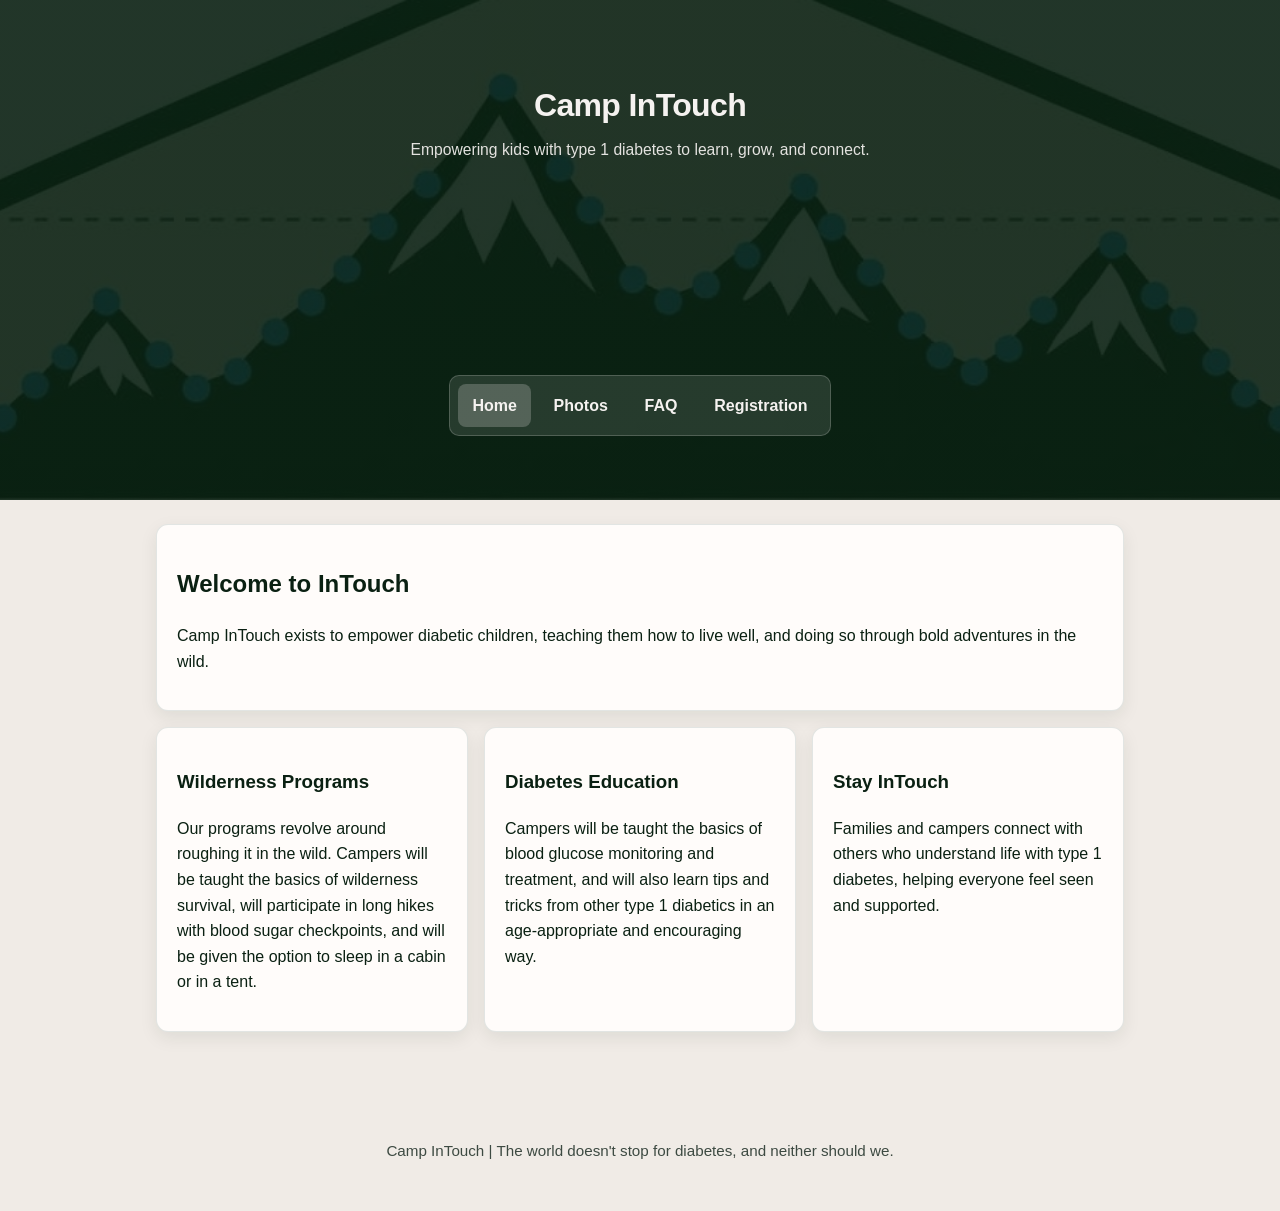
<file: index.html>
<!DOCTYPE html>
<html lang="en">
  <head>
    <meta charset="UTF-8" />
    <meta name="viewport" content="width=device-width, initial-scale=1.0" />
    <title>Camp InTouch | Home</title>
    <link rel="stylesheet" href="styles.css" />
  </head>
  <body>
    <header>
      <div class="site-title">
        <a class="site-brand" href="index.html">
          <div class="site-brand-copy">
            <h1>Camp InTouch</h1>
            <p>
              Empowering kids with type 1 diabetes to learn, grow, and connect.
            </p>
          </div>
        </a>
      </div>
      <nav aria-label="Main navigation">
        <ul>
          <li><a class="active" href="index.html">Home</a></li>
          <li><a href="photos.html">Photos</a></li>
          <li><a href="faq.html">FAQ</a></li>
          <li><a href="registration.html">Registration</a></li>
        </ul>
      </nav>
    </header>

    <main>
      <section class="card">
        <h2>Welcome to InTouch</h2>
        <p>
          Camp InTouch exists to empower diabetic children, teaching them how to live well, and doing so through bold adventures in the wild.
        </p>
      </section>

      <section class="grid">
        <article class="card">
          <h3>Wilderness Programs</h3>
          <p>
            Our programs revolve around roughing it in the wild. Campers will be taught the basics of wilderness survival, will participate in long hikes with blood sugar checkpoints, and will be given the option to sleep in a cabin or in a tent.
          </p>
        </article>
        <article class="card">
          <h3>Diabetes Education</h3>
          <p>
            Campers will be taught the basics of blood glucose monitoring and treatment, and will also learn tips and tricks from other type 1 diabetics in an age-appropriate and encouraging way.
          </p>
        </article>
        <article class="card">
          <h3>Stay InTouch</h3>
          <p>
            Families and campers connect with others who understand life with
            type 1 diabetes, helping everyone feel seen and supported.
          </p>
        </article>
      </section>
    </main>

    <footer>
      <p>Camp InTouch | The world doesn't stop for diabetes, and neither should we.</p>
    </footer>
  </body>
</html>
</file>
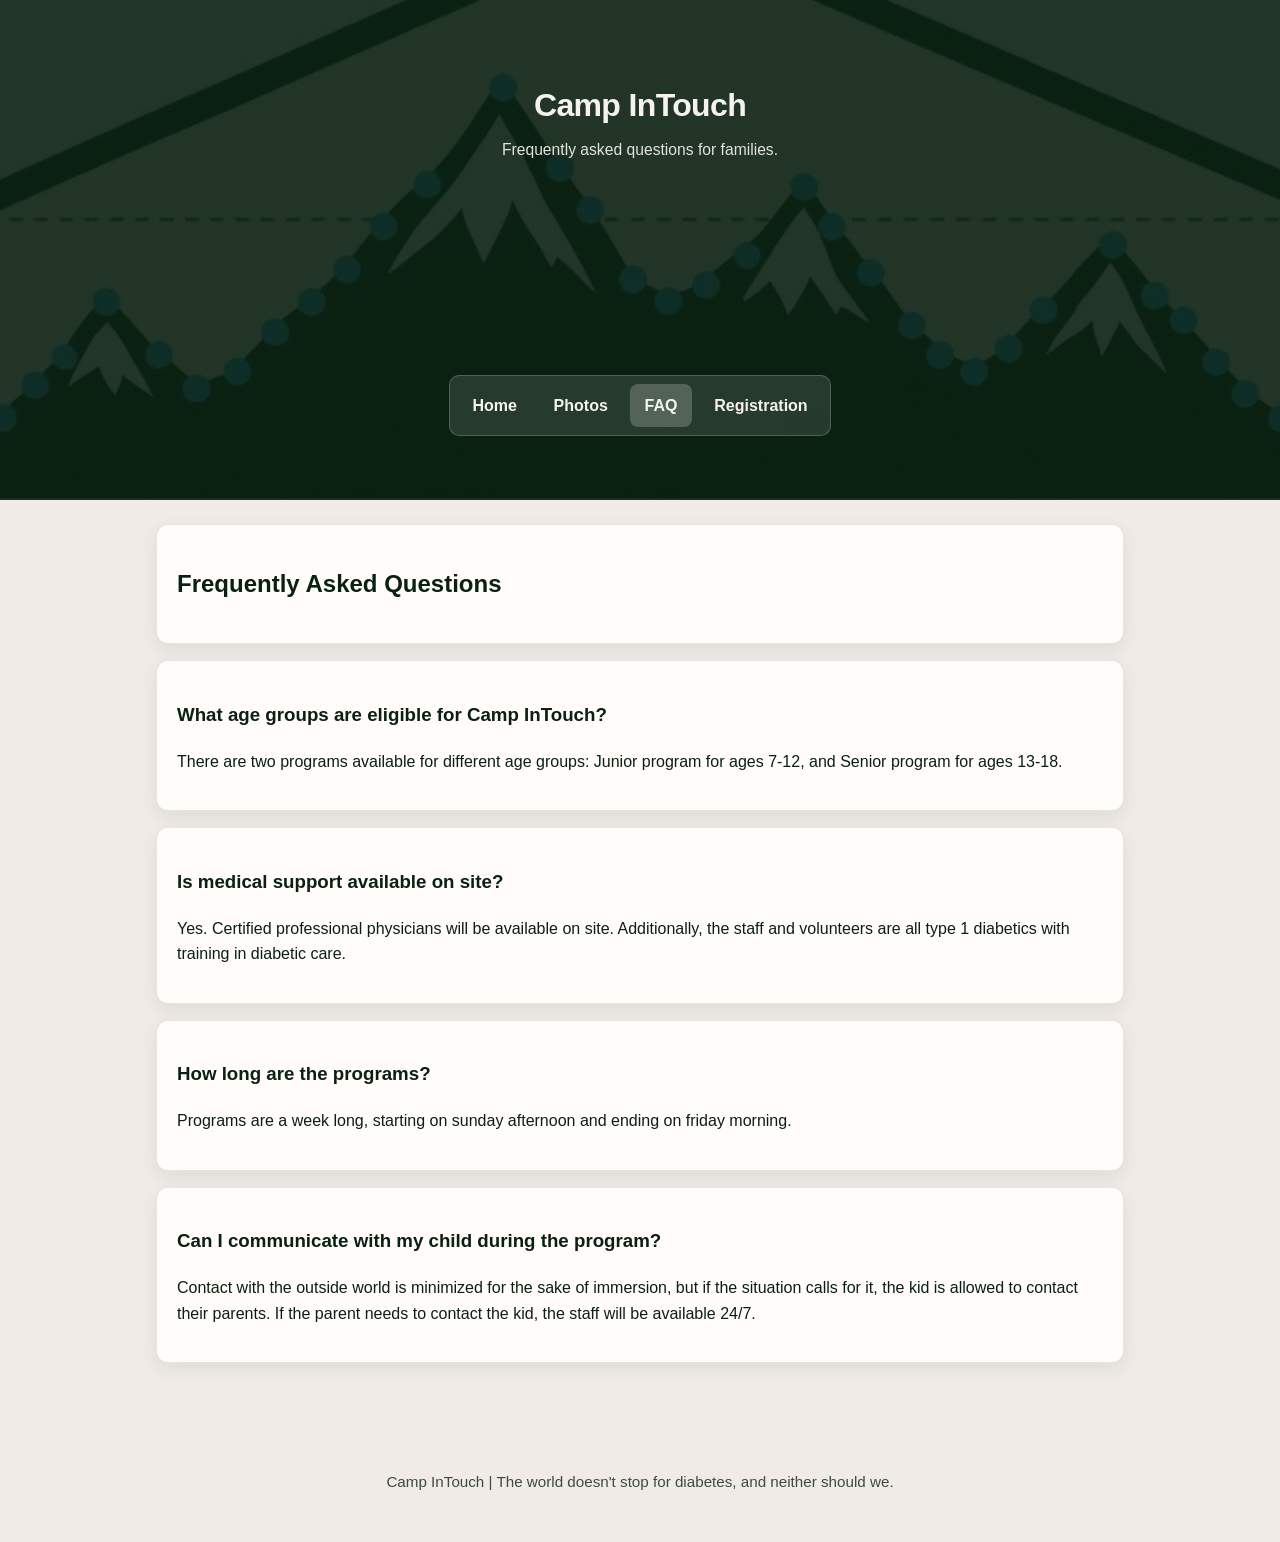
<file: faq.html>
<!DOCTYPE html>
<html lang="en">
  <head>
    <meta charset="UTF-8" />
    <meta name="viewport" content="width=device-width, initial-scale=1.0" />
    <title> Camp InTouch| FAQ</title>
    <link rel="stylesheet" href="styles.css" />
  </head>
  <body>
    <header>
      <div class="site-title">
        <a class="site-brand" href="index.html">
          <div class="site-brand-copy">
            <h1>Camp InTouch</h1>
            <p>Frequently asked questions for families.</p>
          </div>
        </a>
      </div>
      <nav aria-label="Main navigation">
        <ul>
          <li><a href="index.html">Home</a></li>
          <li><a href="photos.html">Photos</a></li>
          <li><a class="active" href="faq.html">FAQ</a></li>
          <li><a href="registration.html">Registration</a></li>
        </ul>
      </nav>
    </header>

    <main>
      <section class="card">
        <h2>Frequently Asked Questions</h2>
      </section>

      <section class="card">
        <h3>What age groups are eligible for Camp InTouch?</h3>
        <p>
          There are two programs available for different age groups: Junior program for ages 7-12, and Senior program for ages 13-18.
        </p>
      </section>

      <section class="card">
        <h3>Is medical support available on site?</h3>
        <p>
          Yes. Certified professional physicians will be available on site. Additionally, the staff and volunteers are all type 1 diabetics with training in diabetic care.
        </p>
      </section>

      <section class="card">
        <h3>How long are the programs?</h3>
        <p>
          Programs are a week long, starting on sunday afternoon and ending on friday morning.
        </p>
      </section>

      <section class="card">
        <h3>Can I communicate with my child during the program?</h3>
        <p>
          Contact with the outside world is minimized for the sake of immersion, but if the situation calls for it, the kid is allowed to contact their parents. If the parent needs to contact the kid, the staff will be available 24/7.
        </p>
      </section>
    </main>

    <footer>
      <p>Camp InTouch | The world doesn't stop for diabetes, and neither should we.</p>
    </footer>
  </body>
</html>
</file>
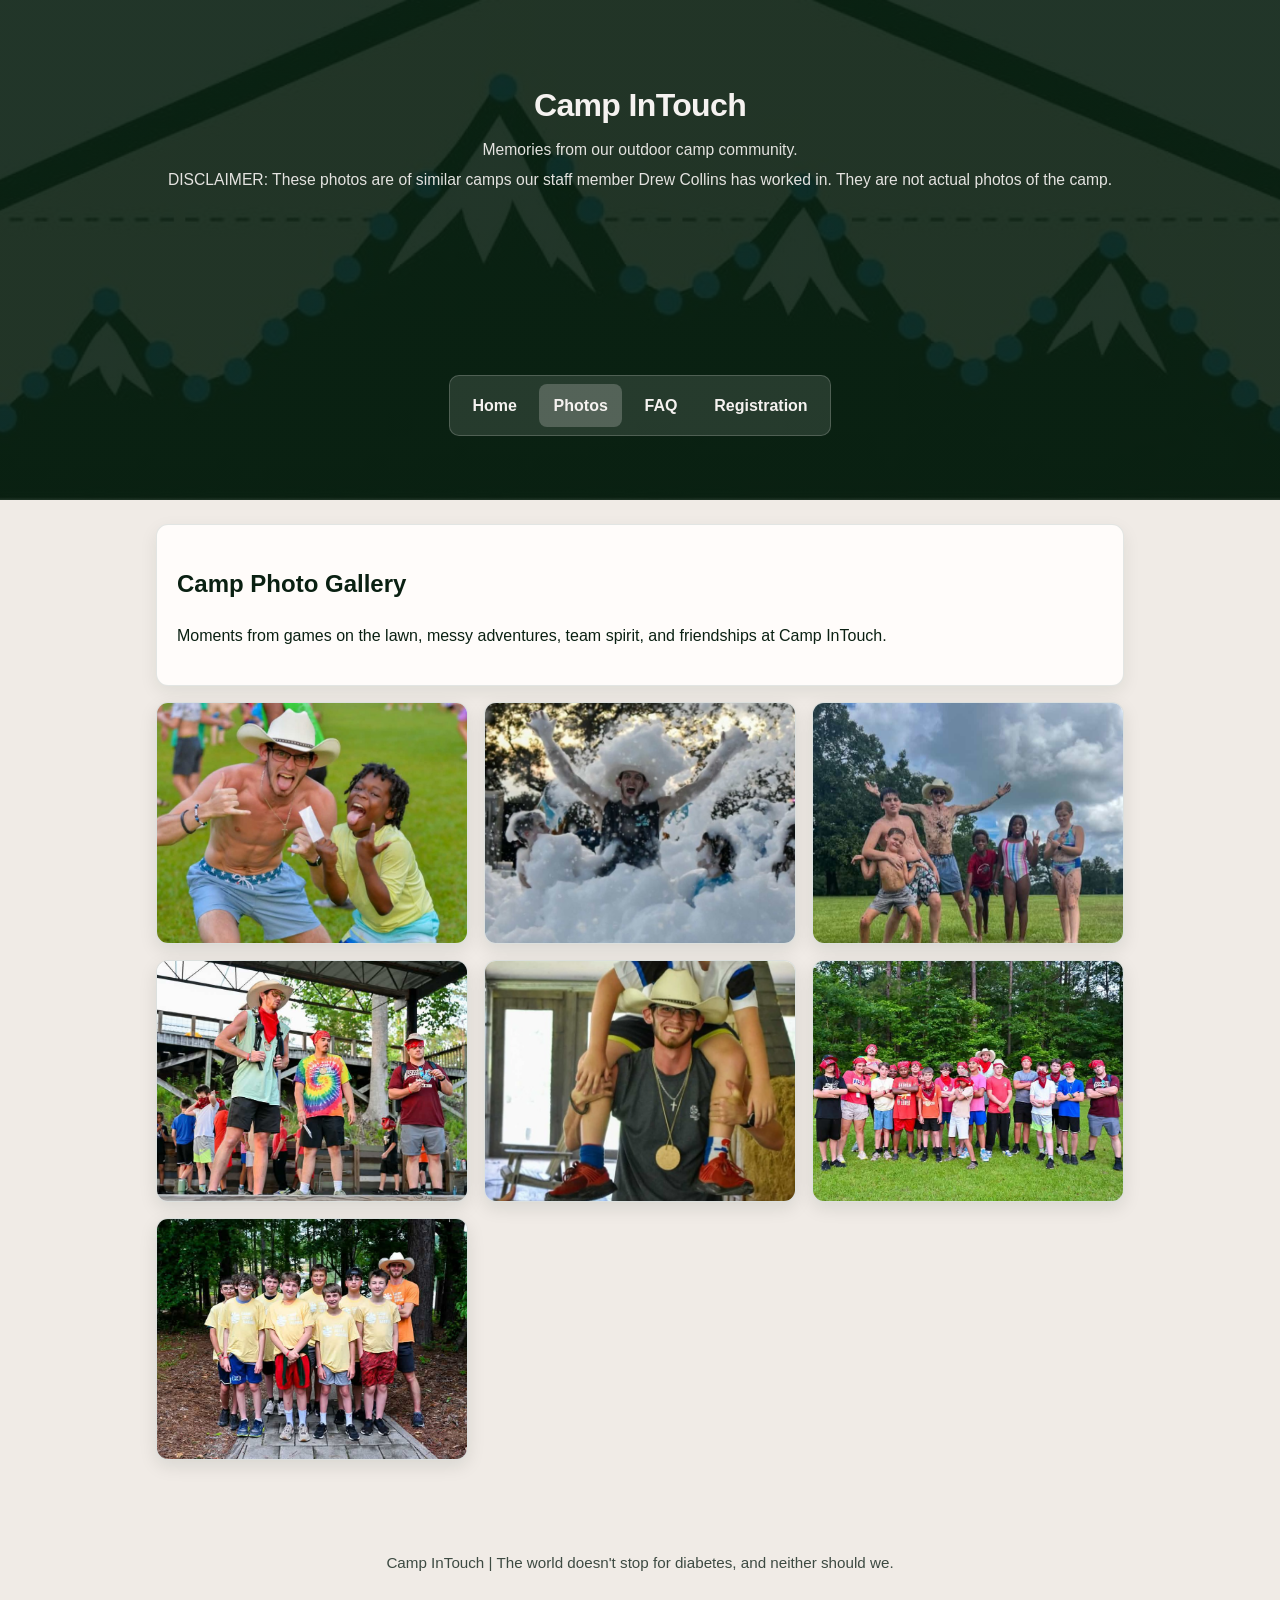
<file: photos.html>
<!DOCTYPE html>
<html lang="en">
  <head>
    <meta charset="UTF-8" />
    <meta name="viewport" content="width=device-width, initial-scale=1.0" />
    <title>Camp InTouch | Photos</title>
    <link rel="stylesheet" href="styles.css" />
  </head>
  <body>
    <header>
      <div class="site-title">
        <a class="site-brand" href="index.html">
          <div class="site-brand-copy">
              <h1>Camp InTouch</h1>
            <p>Memories from our outdoor camp community.</p>
            <p>DISCLAIMER: These photos are of similar camps our staff member Drew Collins has worked in. They are not actual photos of the camp.</p>
          </div>
        </a>
      </div>
      <nav aria-label="Main navigation">
        <ul>
          <li><a href="index.html">Home</a></li>
          <li><a class="active" href="photos.html">Photos</a></li>
          <li><a href="faq.html">FAQ</a></li>
          <li><a href="registration.html">Registration</a></li>
        </ul>
      </nav>
    </header>

    <main>
      <section class="card">
        <h2>Camp Photo Gallery</h2>
        <p>
          Moments from games on the lawn, messy adventures, team spirit, and
          friendships at Camp InTouch.
        </p>
      </section>

      <section
        class="grid photo-gallery"
        aria-label="Camp InTouch photo gallery"
      >
        <figure class="photo-card">
          <img
            src="images/photo-field-fun.png"
            alt="Counselor and camper laughing together on a bright green field"
            width="900"
            height="1200"
            loading="lazy"
          />
        </figure>
        <figure class="photo-card">
          <img
            src="images/photo-foam-party.png"
            alt="Camper cheering with arms raised in a foam party"
            width="900"
            height="1200"
            loading="lazy"
          />
        </figure>
        <figure class="photo-card">
          <img
            src="images/photo-muddy-adventure.png"
            alt="Group of campers and a counselor covered in mud, smiling in a grassy field"
            width="1200"
            height="900"
            loading="lazy"
          />
        </figure>
        <figure class="photo-card">
          <img
            src="images/photo-stage-spirit.png"
            alt="Counselors on an outdoor stage with campers in the background"
            width="1200"
            height="900"
            loading="lazy"
          />
        </figure>
        <figure class="photo-card">
          <img
            src="images/photo-shoulders-smiles.png"
            alt="Camper riding on a counselor’s shoulders, both smiling"
            width="900"
            height="1200"
            loading="lazy"
          />
        </figure>
        <figure class="photo-card">
          <img
            src="images/photo-team-bandanas.png"
            alt="Large group of campers in matching red bandanas on a green field"
            width="1200"
            height="900"
            loading="lazy"
          />
        </figure>
        <figure class="photo-card">
          <img
            src="images/photo-group-trail.png"
            alt="Group of boys in camp shirts on a wooded trail with their counselor"
            width="1200"
            height="900"
            loading="lazy"
          />
        </figure>
      </section>
    </main>

    <footer>
      <p>Camp InTouch | The world doesn't stop for diabetes, and neither should we.</p>
    </footer>
  </body>
</html>
</file>
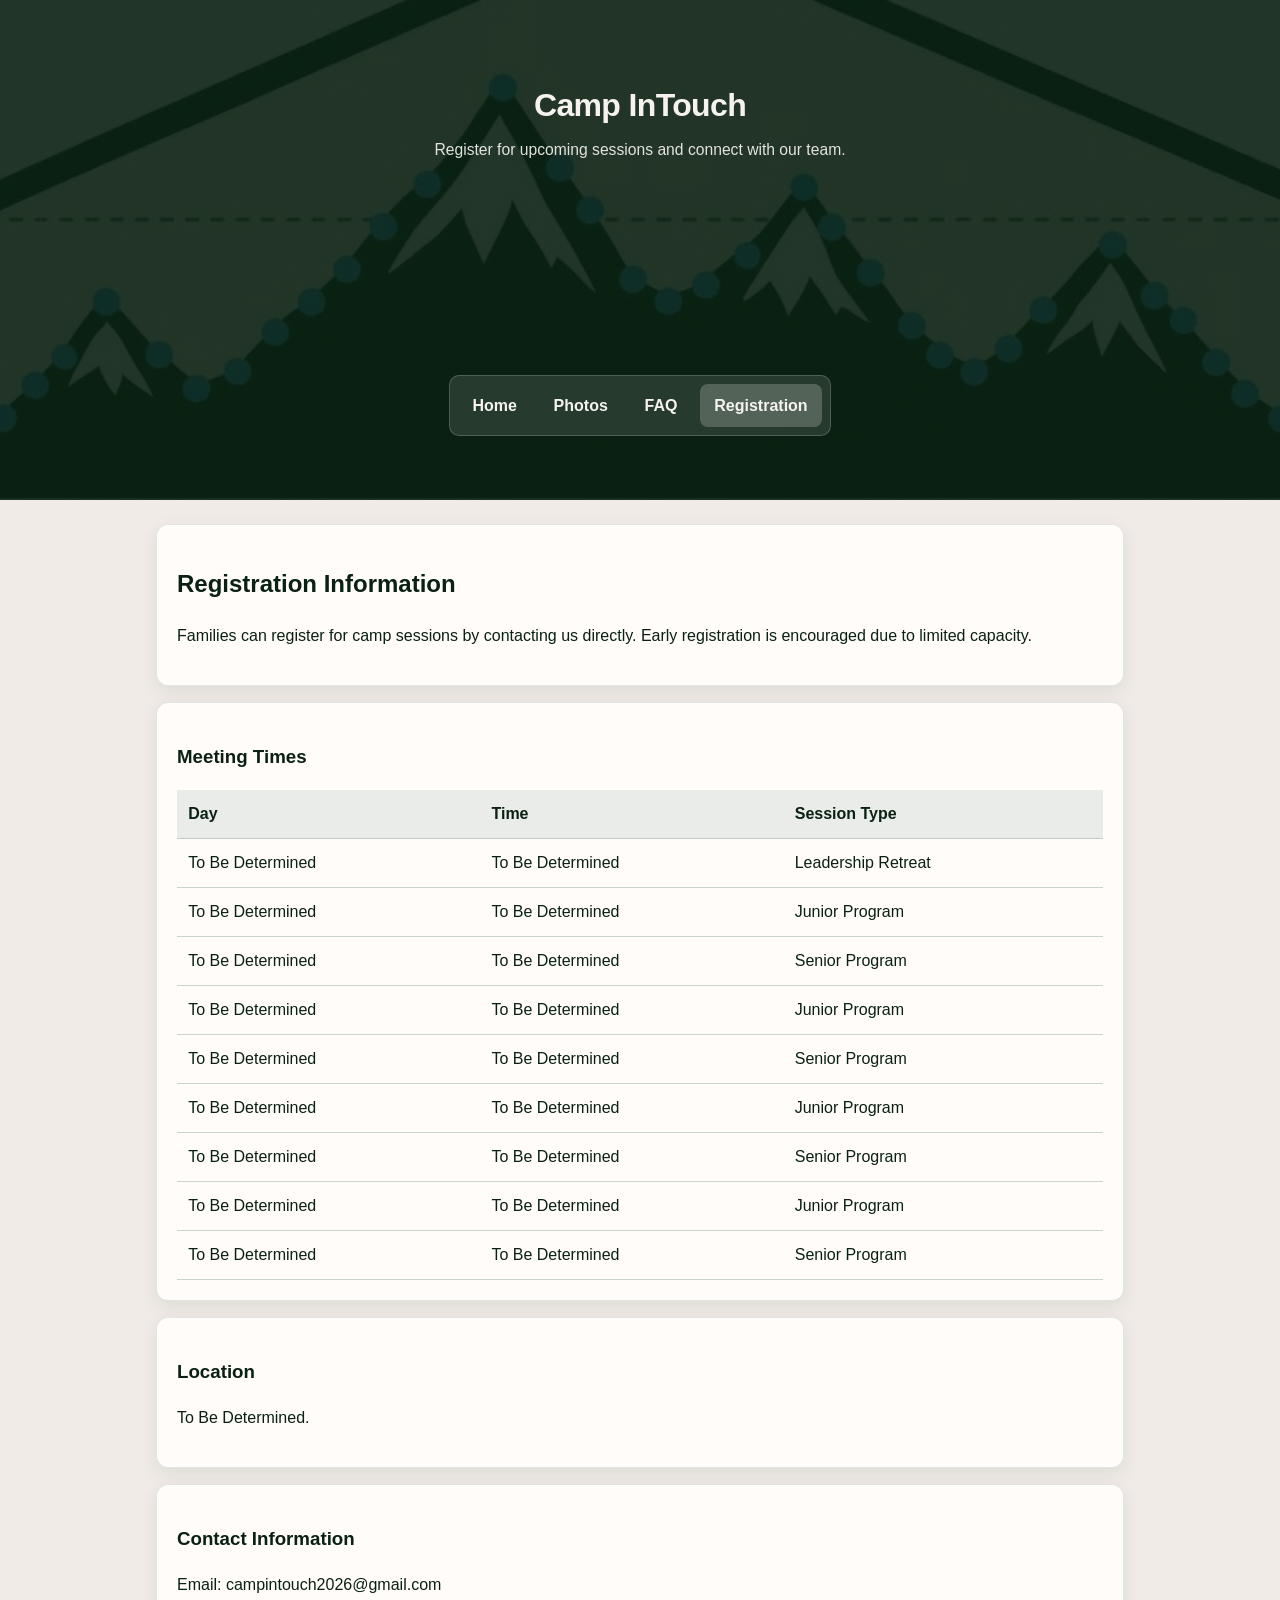
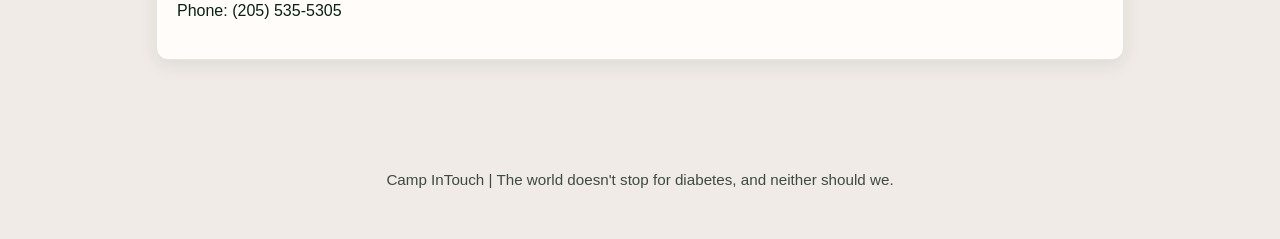
<file: registration.html>
<!DOCTYPE html>
<html lang="en">
  <head>
    <meta charset="UTF-8" />
    <meta name="viewport" content="width=device-width, initial-scale=1.0" />
    <title>Camp InTouch | Registration</title>
    <link rel="stylesheet" href="styles.css" />
  </head>
  <body>
    <header>
      <div class="site-title">
        <a class="site-brand" href="index.html">
          <div class="site-brand-copy">
            <h1>Camp InTouch</h1>
            <p>Register for upcoming sessions and connect with our team.</p>
          </div>
        </a>
      </div>
      <nav aria-label="Main navigation">
        <ul>
          <li><a href="index.html">Home</a></li>
          <li><a href="photos.html">Photos</a></li>
          <li><a href="faq.html">FAQ</a></li>
          <li><a class="active" href="registration.html">Registration</a></li>
        </ul>
      </nav>
    </header>

    <main>
      <section class="card">
        <h2>Registration Information</h2>
        <p>
          Families can register for camp sessions by contacting us directly.
          Early registration is encouraged due to limited capacity.
        </p>
      </section>

      <section class="card">
        <h3>Meeting Times</h3>
        <table>
          <thead>
            <tr>
              <th>Day</th>
              <th>Time</th>
              <th>Session Type</th>
            </tr>
          </thead>
          <tbody>
            <tr>
              <td>To Be Determined</td>
              <td>To Be Determined</td>
              <td>Leadership Retreat</td>
            </tr>
            <tr>
              <td>To Be Determined</td>
              <td>To Be Determined</td>
              <td>Junior Program</td>
            </tr>
            <tr>
              <td>To Be Determined</td>
              <td>To Be Determined</td>
              <td>Senior Program</td>
            </tr>
            <tr>
              <td>To Be Determined</td>
              <td>To Be Determined</td>
              <td>Junior Program</td>
            </tr>
            <tr>
              <td>To Be Determined</td>
              <td>To Be Determined</td>
              <td>Senior Program</td>
            </tr>
            <tr>
              <td>To Be Determined</td>
              <td>To Be Determined</td>
              <td>Junior Program</td>
            </tr>
            <tr>
              <td>To Be Determined</td>
              <td>To Be Determined</td>
              <td>Senior Program</td>
            </tr>
            <tr>
              <td>To Be Determined</td>
              <td>To Be Determined</td>
              <td>Junior Program</td>
            </tr>
            <tr>
              <td>To Be Determined</td>
              <td>To Be Determined</td>
              <td>Senior Program</td>
            </tr>
          </tbody>
        </table>
      </section>

      <section class="card">
        <h3>Location</h3>
        <p>
          To Be Determined.
        </p>
      </section>

      <section class="card">
        <h3>Contact Information</h3>
        <p>
          Email: campintouch2026@gmail.com<br />
          Phone: (205) 535-5305
        </p>
      </section>
    </main>

    <footer>
      <p>Camp InTouch | The world doesn't stop for diabetes, and neither should we.</p>
    </footer>
  </body>
</html>
</file>
<file: styles.css>
:root {
  --forest: #0a2012;
  --forest-mid: #143524;
  --cream: #f5f2f0;
  --sage: #8da09c;
  --sage-light: #b8c5c2;
  --bg: #f0ebe6;
  --text: #0a2012;
  --text-muted: #3d4a42;
  --card: #fffcfa;
  --primary: var(--forest);
  --secondary: var(--sage);
  --accent: var(--accent-sky);
}

* {
  box-sizing: border-box;
}

body {
  margin: 0;
  font-family: "Segoe UI", Tahoma, Geneva, Verdana, sans-serif;
  background: var(--bg);
  color: var(--text);
  line-height: 1.6;
}

header {
  background:
    linear-gradient(180deg, rgba(10, 32, 18, 0.9), rgba(10, 32, 18, 0.9)),
    url("images/banner.png") center top / cover no-repeat;
  color: var(--cream);
  padding: 5rem 1rem 4rem;
  min-height: 500px;
  display: flex;
  flex-direction: column;
  justify-content: flex-start;
}

.site-title {
  max-width: 1000px;
  margin: 0 auto 1rem;
  text-align: center;
}

.site-brand {
  display: flex;
  flex-direction: column;
  align-items: center;
  gap: 0.25rem;
  text-decoration: none;
  color: inherit;
}

.site-brand-copy {
  text-align: center;
}

.site-brand:hover .site-brand-copy h1,
.site-brand:focus-visible .site-brand-copy h1 {
  text-decoration: underline;
  text-underline-offset: 4px;
}

.site-brand:focus-visible {
  outline: 2px solid var(--accent-sky);
  outline-offset: 4px;
  border-radius: 8px;
}

.site-logo {
  width: 76px;
  height: auto;
  flex-shrink: 0;
  border-radius: 12px;
  box-shadow: 0 4px 14px rgba(0, 0, 0, 0.25);
}

.site-brand-copy h1 {
  margin: 0;
  font-size: 2rem;
  font-weight: 700;
  letter-spacing: -0.02em;
}

.site-brand-copy p {
  margin: 0.35rem 0 0;
  opacity: 0.92;
  font-size: 0.98rem;
}

nav {
  max-width: 1000px;
  margin: auto auto 0;
  background: rgba(245, 242, 240, 0.12);
  border: 1px solid rgba(245, 242, 240, 0.2);
  border-radius: 10px;
  padding: 0.5rem;
}

nav ul {
  margin: 0;
  padding: 0;
  list-style: none;
  display: flex;
  flex-wrap: wrap;
  gap: 0.5rem;
}

nav a {
  display: inline-block;
  text-decoration: none;
  color: var(--cream);
  font-weight: 600;
  padding: 0.55rem 0.9rem;
  border-radius: 8px;
}

nav a:hover,
nav a:focus,
nav a.active {
  background: rgba(245, 242, 240, 0.22);
}

main {
  max-width: 1000px;
  margin: 1.5rem auto;
  padding: 0 1rem 2rem;
}

.card {
  background: var(--card);
  border-radius: 12px;
  padding: 1.25rem;
  box-shadow: 0 6px 18px rgba(10, 32, 18, 0.08);
  border: 1px solid rgba(141, 160, 156, 0.25);
  margin-bottom: 1rem;
}

.grid {
  display: grid;
  grid-template-columns: repeat(auto-fit, minmax(220px, 1fr));
  gap: 1rem;
}

.photo-gallery {
  grid-template-columns: repeat(auto-fit, minmax(260px, 1fr));
}

.photo-card {
  margin: 0;
  background: var(--card);
  border-radius: 12px;
  overflow: hidden;
  box-shadow: 0 6px 18px rgba(10, 32, 18, 0.1);
  border: 1px solid rgba(141, 160, 156, 0.3);
}

.photo-card img {
  width: 100%;
  height: min(280px, 42vw);
  object-fit: cover;
  display: block;
}

@media (min-width: 700px) {
  .photo-card img {
    height: 240px;
  }
}

.photo-caption {
  padding: 0.65rem 0.9rem 0.85rem;
  font-size: 0.9rem;
  color: var(--text-muted);
  font-weight: 600;
}

.photo {
  background: rgba(141, 160, 156, 0.15);
  border: 2px dashed var(--sage);
  border-radius: 10px;
  padding: 2rem 1rem;
  text-align: center;
  font-weight: 700;
  color: var(--forest-mid);
}

table {
  width: 100%;
  border-collapse: collapse;
}

th,
td {
  border-bottom: 1px solid rgba(141, 160, 156, 0.45);
  padding: 0.7rem;
  text-align: left;
}

th {
  background: rgba(141, 160, 156, 0.18);
  color: var(--text);
}

footer {
  text-align: center;
  padding: 1.25rem 1rem 2rem;
  color: var(--text-muted);
  font-size: 0.95rem;
}

@media (max-width: 640px) {
  .site-brand-copy h1 {
    font-size: 1.5rem;
  }

  .site-logo {
    width: 64px;
  }
}
</file>
